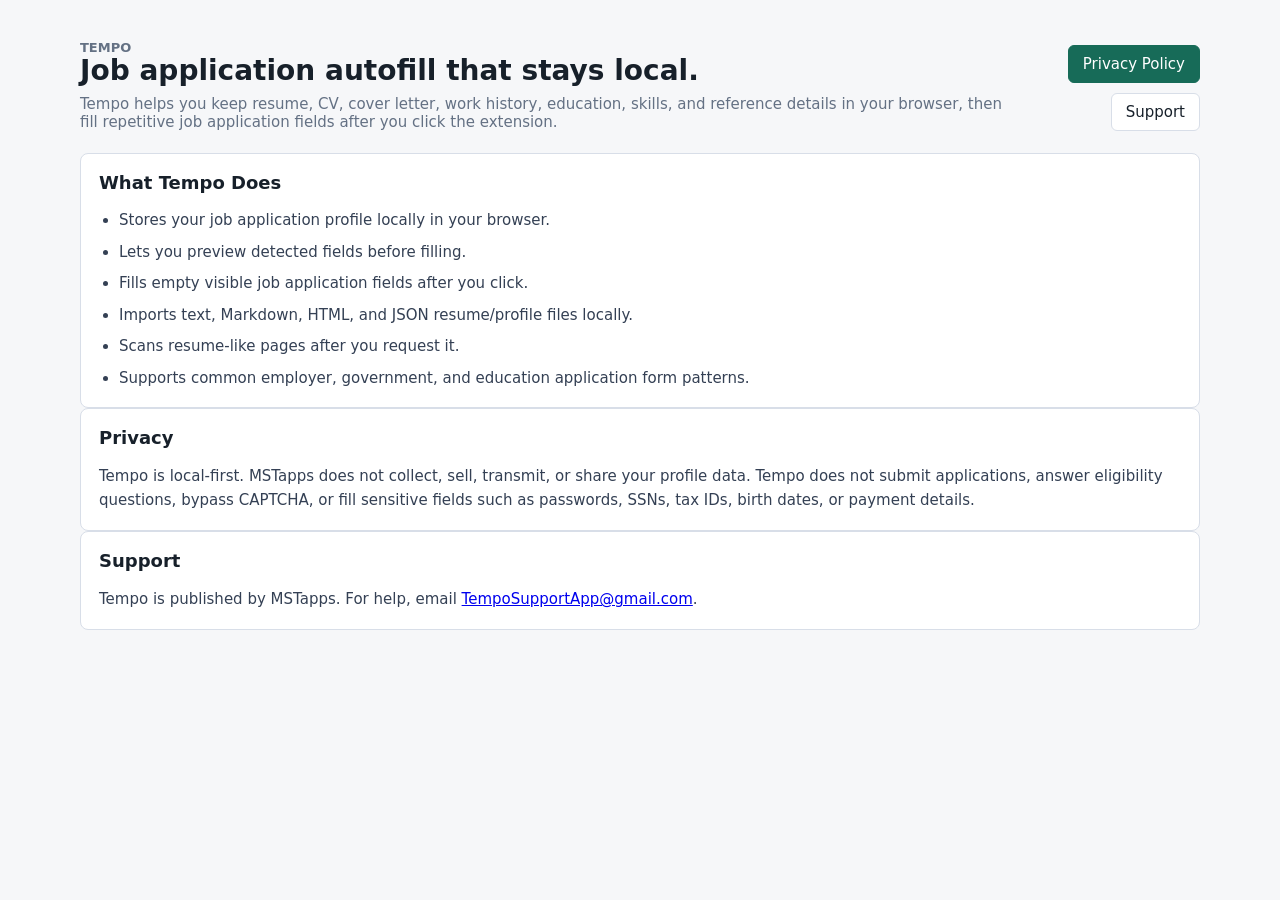
<file: index.html>
<!doctype html>
<html lang="en">
  <head>
    <meta charset="utf-8">
    <meta name="viewport" content="width=device-width, initial-scale=1">
    <title>Tempo - Job Application Autofill</title>
    <meta
      name="description"
      content="Tempo is a privacy-conscious job application autofill assistant from MSTapps."
    >
    <link rel="stylesheet" href="styles.css">
  </head>
  <body>
    <main class="page-shell">
      <header class="page-header">
        <div>
          <p class="eyebrow">Tempo</p>
          <h1>Job application autofill that stays local.</h1>
          <p>
            Tempo helps you keep resume, CV, cover letter, work history, education, skills, and reference details in
            your browser, then fill repetitive job application fields after you click the extension.
          </p>
        </div>
        <div class="header-actions">
          <a class="button-link primary" href="privacy.html">Privacy Policy</a>
          <a class="button-link" href="mailto:TempoSupportApp@gmail.com">Support</a>
        </div>
      </header>

      <section class="panel">
        <h2>What Tempo Does</h2>
        <ul class="clean-list">
          <li>Stores your job application profile locally in your browser.</li>
          <li>Lets you preview detected fields before filling.</li>
          <li>Fills empty visible job application fields after you click.</li>
          <li>Imports text, Markdown, HTML, and JSON resume/profile files locally.</li>
          <li>Scans resume-like pages after you request it.</li>
          <li>Supports common employer, government, and education application form patterns.</li>
        </ul>
      </section>

      <section class="panel">
        <h2>Privacy</h2>
        <p>
          Tempo is local-first. MSTapps does not collect, sell, transmit, or share your profile data. Tempo does not
          submit applications, answer eligibility questions, bypass CAPTCHA, or fill sensitive fields such as passwords,
          SSNs, tax IDs, birth dates, or payment details.
        </p>
      </section>

      <section class="panel">
        <h2>Support</h2>
        <p>
          Tempo is published by MSTapps. For help, email
          <a href="mailto:TempoSupportApp@gmail.com">TempoSupportApp@gmail.com</a>.
        </p>
      </section>
    </main>
  </body>
</html>
</file>
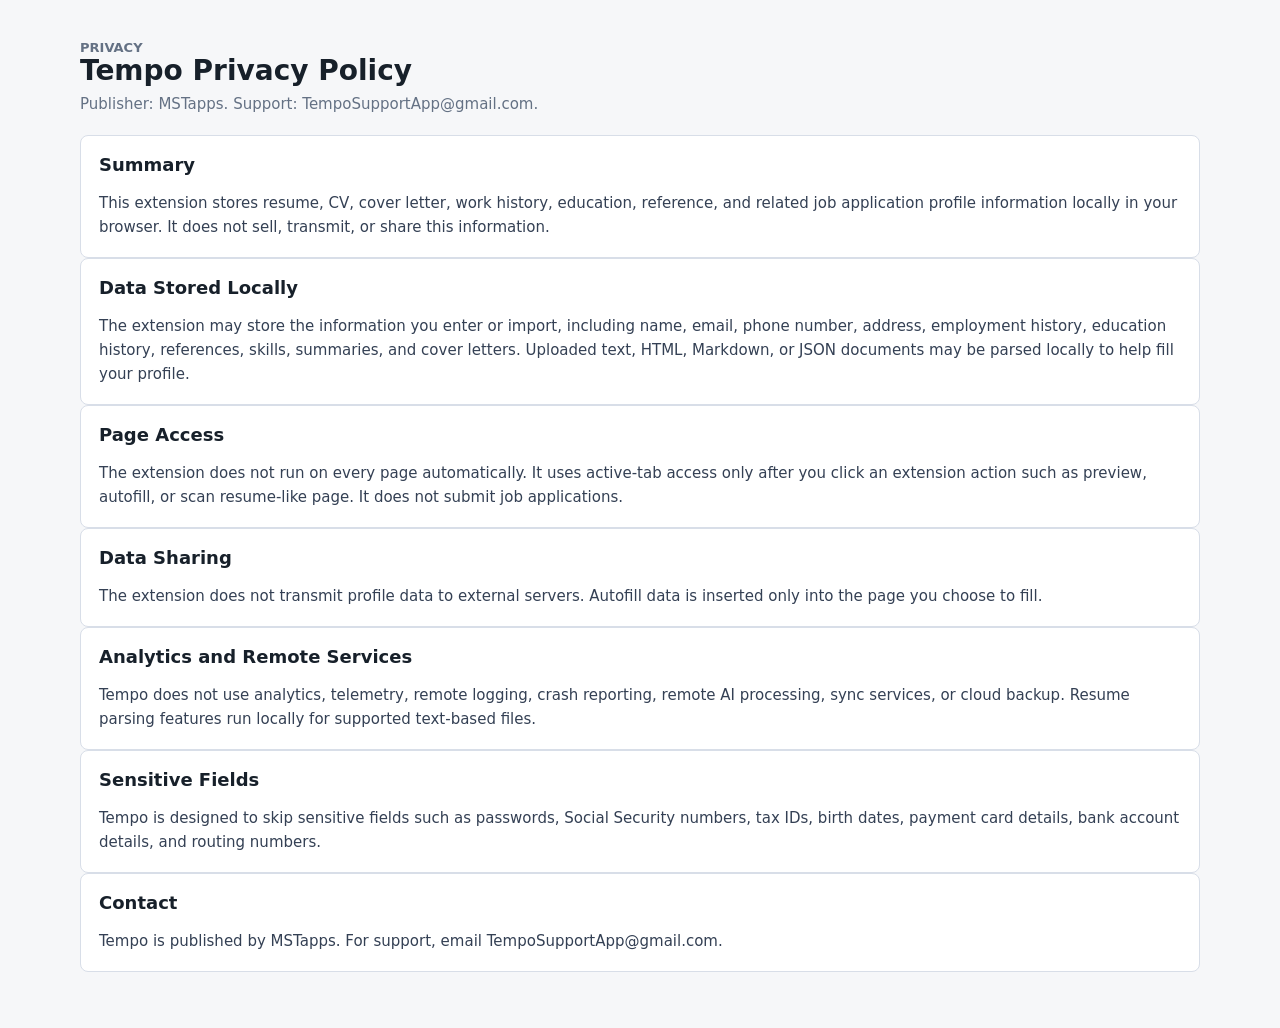
<file: privacy.html>
<!doctype html>
<html lang="en">
  <head>
    <meta charset="utf-8">
    <meta name="viewport" content="width=device-width, initial-scale=1">
    <title>Privacy Policy - Tempo</title>
    <link rel="stylesheet" href="styles.css">
  </head>
  <body>
    <main class="page-shell">
      <header class="page-header">
        <div>
          <p class="eyebrow">Privacy</p>
          <h1>Tempo Privacy Policy</h1>
          <p>Publisher: MSTapps. Support: TempoSupportApp@gmail.com.</p>
        </div>
      </header>

      <section class="panel">
        <h2>Summary</h2>
        <p>This extension stores resume, CV, cover letter, work history, education, reference, and related job application profile information locally in your browser. It does not sell, transmit, or share this information.</p>
      </section>

      <section class="panel">
        <h2>Data Stored Locally</h2>
        <p>The extension may store the information you enter or import, including name, email, phone number, address, employment history, education history, references, skills, summaries, and cover letters. Uploaded text, HTML, Markdown, or JSON documents may be parsed locally to help fill your profile.</p>
      </section>

      <section class="panel">
        <h2>Page Access</h2>
        <p>The extension does not run on every page automatically. It uses active-tab access only after you click an extension action such as preview, autofill, or scan resume-like page. It does not submit job applications.</p>
      </section>

      <section class="panel">
        <h2>Data Sharing</h2>
        <p>The extension does not transmit profile data to external servers. Autofill data is inserted only into the page you choose to fill.</p>
      </section>

      <section class="panel">
        <h2>Analytics and Remote Services</h2>
        <p>Tempo does not use analytics, telemetry, remote logging, crash reporting, remote AI processing, sync services, or cloud backup. Resume parsing features run locally for supported text-based files.</p>
      </section>

      <section class="panel">
        <h2>Sensitive Fields</h2>
        <p>Tempo is designed to skip sensitive fields such as passwords, Social Security numbers, tax IDs, birth dates, payment card details, bank account details, and routing numbers.</p>
      </section>

      <section class="panel">
        <h2>Contact</h2>
        <p>Tempo is published by MSTapps. For support, email TempoSupportApp@gmail.com.</p>
      </section>
    </main>
  </body>
</html>
</file>
<file: styles.css>
:root {
  color-scheme: light;
  --bg: #f6f7f9;
  --panel: #ffffff;
  --ink: #17202a;
  --muted: #647184;
  --line: #d8dee8;
  --accent: #176b58;
  --accent-strong: #0f5645;
  --danger: #9c2f2f;
  --focus: #2a7fff;
}

* {
  box-sizing: border-box;
}

body {
  margin: 0;
  background: var(--bg);
  color: var(--ink);
  font-family: Inter, ui-sans-serif, system-ui, -apple-system, BlinkMacSystemFont, "Segoe UI", sans-serif;
  font-size: 15px;
}

button,
input,
textarea {
  font: inherit;
}

button {
  min-height: 38px;
  border: 1px solid var(--line);
  border-radius: 6px;
  background: #fff;
  color: var(--ink);
  cursor: pointer;
  padding: 0 14px;
}

button:hover {
  border-color: #aab5c3;
}

button:focus,
input:focus,
textarea:focus {
  outline: 2px solid var(--focus);
  outline-offset: 2px;
}

button.primary {
  border-color: var(--accent);
  background: var(--accent);
  color: #fff;
}

.button-link {
  display: inline-flex;
  min-height: 38px;
  align-items: center;
  justify-content: center;
  border: 1px solid var(--line);
  border-radius: 6px;
  background: #fff;
  color: var(--ink);
  padding: 0 14px;
  text-decoration: none;
}

.button-link.primary {
  border-color: var(--accent);
  background: var(--accent);
  color: #fff;
}

button.primary:hover {
  background: var(--accent-strong);
}

button.danger {
  color: var(--danger);
}

input,
textarea {
  width: 100%;
  border: 1px solid var(--line);
  border-radius: 6px;
  background: #fff;
  color: var(--ink);
  padding: 10px 11px;
}

textarea {
  resize: vertical;
}

label {
  display: grid;
  gap: 7px;
  color: #344054;
  font-weight: 600;
}

.page-shell {
  width: min(1120px, calc(100% - 32px));
  margin: 0 auto;
  padding: 32px 0 56px;
}

.page-header {
  display: flex;
  align-items: flex-end;
  justify-content: space-between;
  gap: 24px;
  margin-bottom: 22px;
}

.page-header h1,
.popup-header h1 {
  margin: 0;
  font-size: 28px;
  line-height: 1.15;
}

.page-header p,
.popup-header p {
  margin: 8px 0 0;
  color: var(--muted);
}

.eyebrow {
  margin: 0 0 6px;
  color: var(--accent);
  font-size: 13px;
  font-weight: 800;
  letter-spacing: 0;
  text-transform: uppercase;
}

.header-actions,
.row-actions,
.actions,
.section-title {
  display: flex;
  gap: 10px;
}

.header-actions {
  flex-wrap: wrap;
  justify-content: flex-end;
}

.import-panel,
.panel {
  border: 1px solid var(--line);
  border-radius: 8px;
  background: var(--panel);
  padding: 18px;
}

.import-panel {
  display: grid;
  gap: 12px;
  margin-bottom: 18px;
}

.import-panel h2 {
  margin: 0;
  font-size: 18px;
}

.help-text {
  margin: -4px 0 0;
  color: var(--muted);
  font-size: 13px;
  line-height: 1.45;
}

.profile-grid {
  display: grid;
  gap: 18px;
}

.panel h2 {
  margin: 0 0 16px;
  font-size: 18px;
}

.panel p {
  margin: 0;
  color: #344054;
  line-height: 1.6;
}

.clean-list {
  display: grid;
  gap: 9px;
  margin: 0;
  padding-left: 20px;
  color: #344054;
  line-height: 1.5;
}

.form-grid {
  display: grid;
  gap: 14px;
}

.form-grid.two {
  grid-template-columns: repeat(2, minmax(0, 1fr));
}

.wide {
  grid-column: 1 / -1;
}

.section-title {
  align-items: center;
  justify-content: space-between;
  margin-bottom: 12px;
}

.section-title h2 {
  margin: 0;
}

.repeat-list {
  display: grid;
  gap: 12px;
}

.repeat-card {
  position: relative;
  border: 1px solid var(--line);
  border-radius: 8px;
  background: #fbfcfe;
  padding: 44px 14px 14px;
}

.remove-card {
  position: absolute;
  top: 10px;
  right: 10px;
  min-height: 30px;
  color: var(--danger);
}

.save-status {
  min-height: 24px;
  color: var(--accent-strong);
  font-weight: 700;
}

.settings-panel {
  display: grid;
  gap: 12px;
  margin-bottom: 18px;
}

.settings-panel h2 {
  margin-bottom: 0;
}

.check-row {
  display: flex;
  align-items: center;
  gap: 10px;
  font-weight: 600;
}

.check-row input {
  width: auto;
}

.document-list {
  display: grid;
  gap: 8px;
  color: var(--muted);
  font-size: 13px;
}

.document-item {
  border: 1px solid var(--line);
  border-radius: 6px;
  background: #fbfcfe;
  padding: 9px 10px;
}

.popup {
  width: 340px;
  background: #fff;
}

.popup main {
  padding: 16px;
}

.popup-header {
  margin-bottom: 14px;
}

.popup-header h1 {
  font-size: 21px;
}

.actions {
  flex-direction: column;
}

.result {
  margin-top: 14px;
  border-top: 1px solid var(--line);
  padding-top: 12px;
  color: var(--muted);
  line-height: 1.45;
}

.result strong {
  color: var(--ink);
}

@media (max-width: 720px) {
  .page-header {
    align-items: stretch;
    flex-direction: column;
  }

  .header-actions {
    justify-content: flex-start;
  }

  .form-grid.two {
    grid-template-columns: 1fr;
  }
}
</file>
